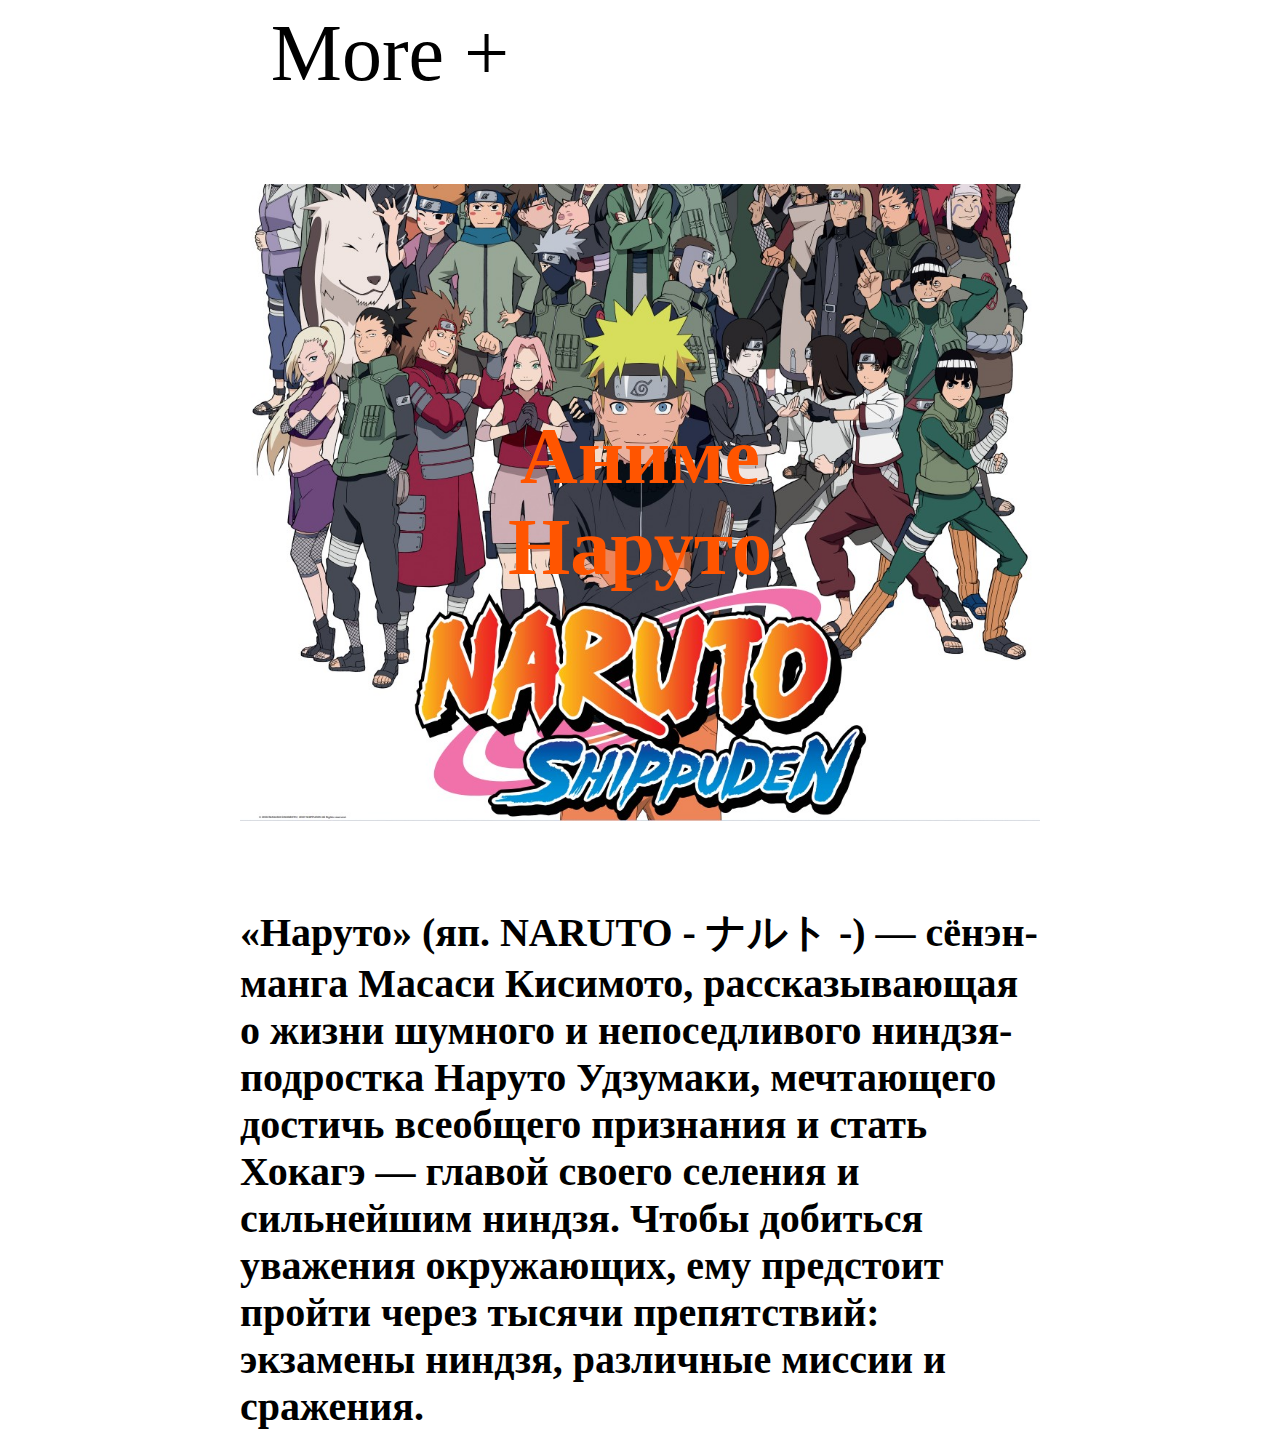
<file: index.html>
<!DOCTYPE html>
<html lang="en">
<head>
    <meta charset="UTF-8">
    <title>Аниме Наруто</title>
    <link rel="stylesheet" href="index.css">
</head>
<body>
    <div class="sax">

        <div class="morepl">
            <a href="more +.html">More +</a>
        </div>

        <!-- <div class="more">
            <a class="a" href="">Наруто</a>
            <a class="a" href="">Команда 7</a>
            <a class="a" href="">Все учителя Наруто</a>
            <a class="a" href="">5 великих стран шиноби</a>
            <a class="a" href="">Хвостатые звери</a>
            <a class="a" href="">Акацуки</a>
            <a class="a" href="">xxx</a>
            <a class="a" href="">xxx</a>
        </div> -->

        <div class="naruto-skizb-div">
            <h1 class="naruto-skizb">Аниме Наруто</h1>
        </div>

        <div class="wikipedia-anime-naruto">
            <h4>«Наруто» (яп. NARUTO - ナルト -) — сёнэн-манга Масаси Кисимото, рассказывающая о жизни шумного и непоседливого ниндзя-подростка Наруто Удзумаки, мечтающего достичь всеобщего признания и стать Хокагэ — главой своего селения и сильнейшим ниндзя. Чтобы добиться уважения окружающих, ему предстоит пройти через тысячи препятствий: экзамены ниндзя, различные миссии и сражения.</h4>
        </div>

    </div>
</body>
</html>
</file>
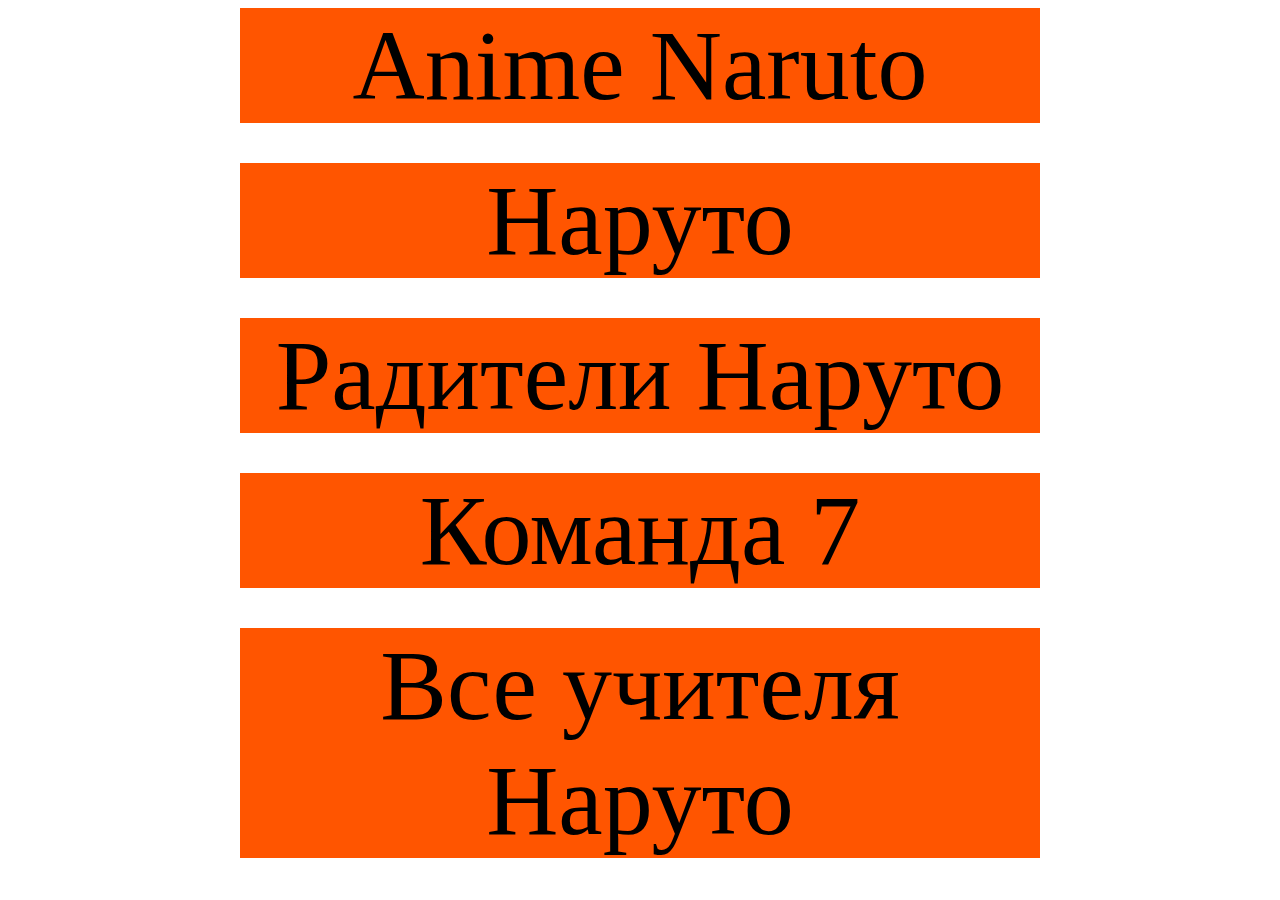
<file: more +.html>
<!DOCTYPE html>
<html lang="en">
<head>
    <meta charset="UTF-8">
    <title>more +</title>
    <link rel="stylesheet" href="more +.css">
</head>
<body>
    <div class="sax">

        <div class="more">
            <a class="a" href="index.html">Anime Naruto</a>
            <a class="a" href="Наруто.html">Наруто</a>
            <a class="a" href="Радители Наруто.html">Радители Наруто</a>
            <a class="a" href="Команда 7.html">Команда 7</a>
            <a class="a" href="Все учителя Наруто.html">Все учителя Наруто</a>
            <!-- <a class="a" href="">5 великих стран</a> -->
            <!-- <a class="a" href="">Хвостатые звери</a> -->
            <!-- <a class="a" href="">Акацуки</a> -->
            <!-- <a class="a" href="">xxx</a> -->
        </div>

    </div>
</body>
</html>
</file>
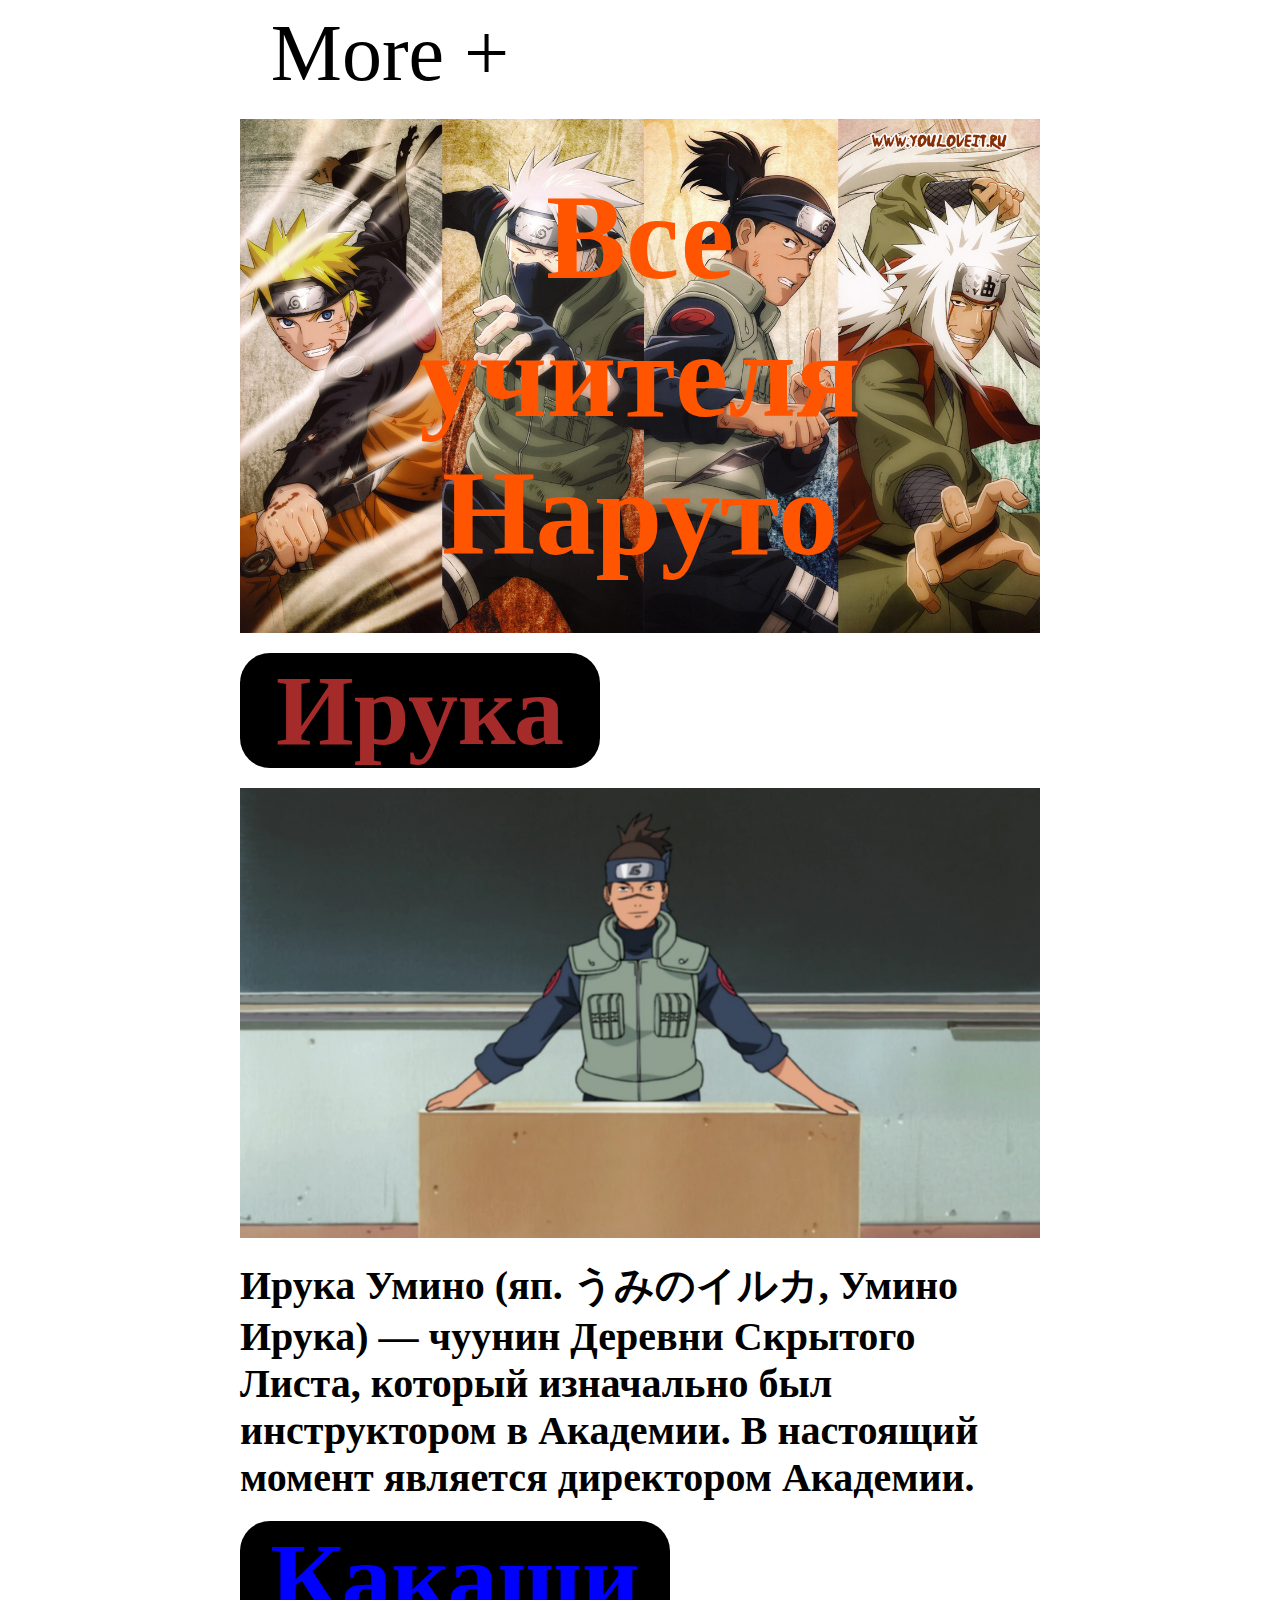
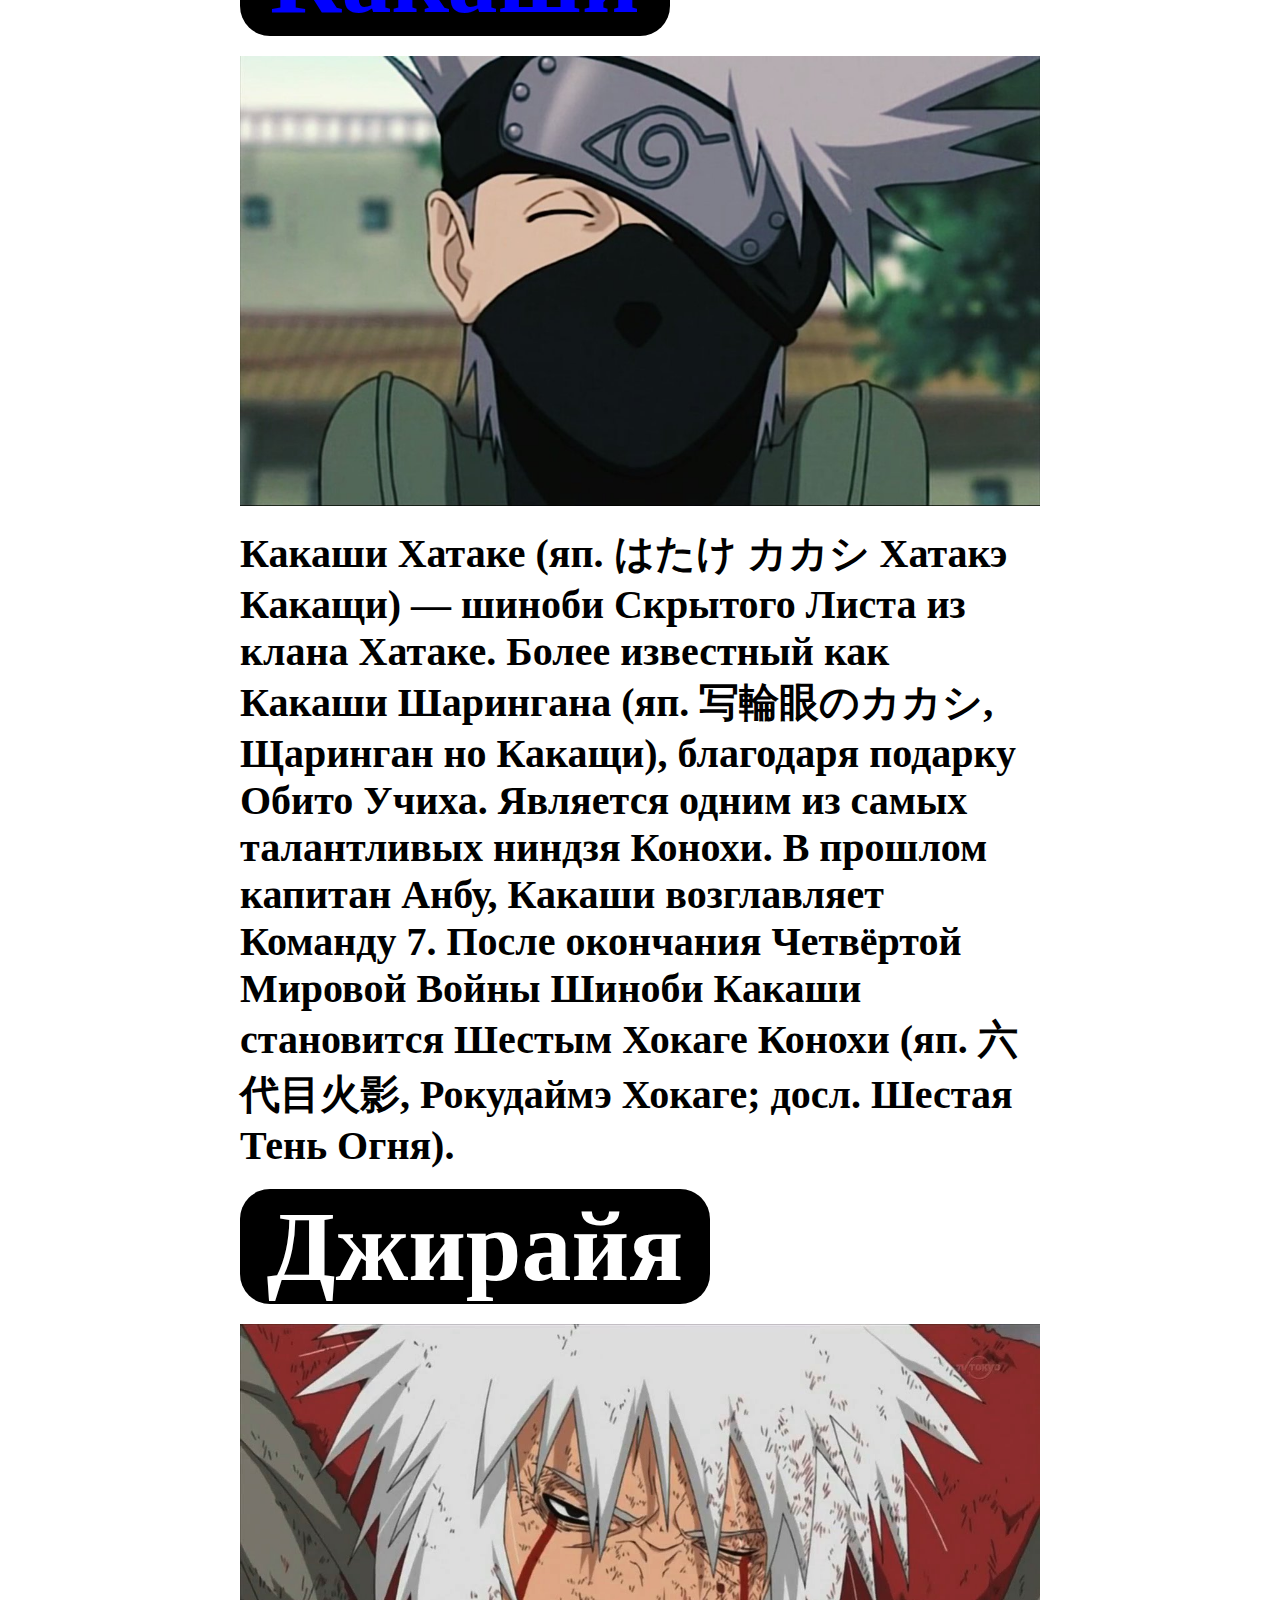
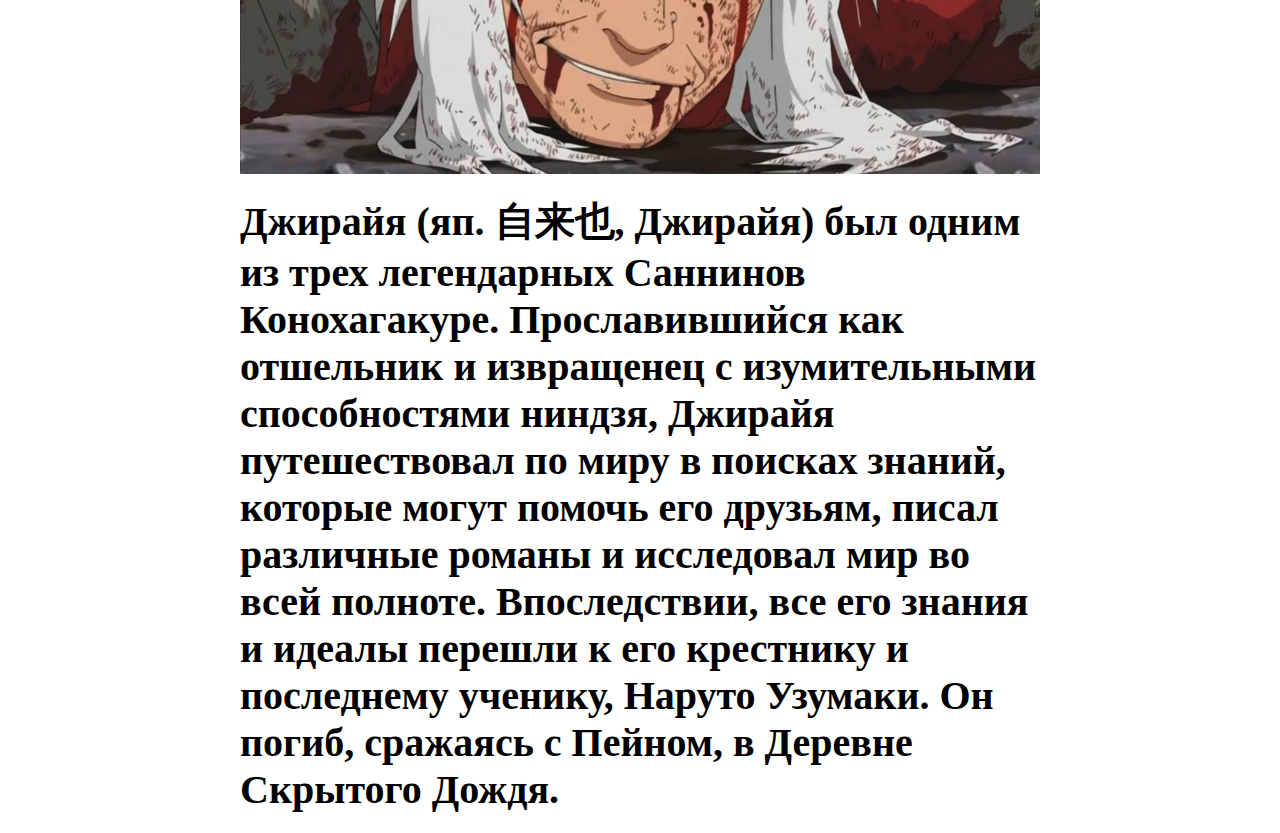
<file: Все учителя Наруто.html>
<!DOCTYPE html>
<html lang="en">
<head>
    <meta charset="UTF-8">
    <title>Все учителя Наруто</title>
    <link rel="stylesheet" href="Все учителя Наруто.css">
</head>
<body>
    <div class="sax">

        <div class="morepl">
            <a href="more +.html">More +</a>
        </div>

        <div class="naxavernagir-div">
            <h1 class="naxavernagir">Все учителя Наруто</h1>
        </div>

        <div class="iruka-div">
            <h1 class="iruka">Ирука</h1>
        </div>

        <div class="iruka-nkar-div">
            <img class="iruka-nkar" src="iruka.jpg" alt="Ирука">
        </div>

        <div class="iruka-nkaragrutyun-div">
            <h4 class="iruka-nkaragrutyun">Ирука Умино (яп. うみのイルカ, Умино Ирука) — чуунин Деревни Скрытого Листа, который изначально был инструктором в Академии. В настоящий момент является директором Академии.</h4>
        </div>

        <div class="kakashi-div">
            <h1 class="kakashi">Какаши</h1>
        </div>

        <div class="kakashi-nkar-div">
            <img class="kakashi-nkar" src="kakashi-2.jpg" alt="Какаши">
        </div>

        <div class="kakashi-nkaragrutyun-div">
            <h4 class="kakashi-nkaragrutyun">Какаши Хатаке (яп. はたけ カカシ Хатакэ Какащи) — шиноби Скрытого Листа из клана Хатаке. Более известный как Какаши Шарингана (яп. 写輪眼のカカシ, Щаринган но Какащи), благодаря подарку Обито Учиха. Является одним из самых талантливых ниндзя Конохи. В прошлом капитан Анбу, Какаши возглавляет Команду 7. После окончания Четвёртой Мировой Войны Шиноби Какаши становится Шестым Хокаге Конохи (яп. 六代目火影, Рокудаймэ Хокаге; досл. Шестая Тень Огня).</h4>
        </div>

        <div class="jiraya-div">
            <h1 class="jiraya">Джирайя</h1>
        </div>

        <div class="jiraya-nkar-div">
            <img class="jiraya-nkar" src="jiraya.jpg" alt="Джирайя">
        </div>

        <div class="jiraya-nkaragrutyun-div">
            <h4 class="jiraya-nkaragrutyun">Джирайя (яп. 自来也, Джирайя) был одним из трех легендарных Саннинов Конохагакуре. Прославившийся как отшельник и извращенец с изумительными способностями ниндзя, Джирайя путешествовал по миру в поисках знаний, которые могут помочь его друзьям, писал различные романы и исследовал мир во всей полноте. Впоследствии, все его знания и идеалы перешли к его крестнику и последнему ученику, Наруто Узумаки. Он погиб, сражаясь с Пейном, в Деревне Скрытого Дождя.</h4>
        </div>

    </div>
</body>
</html>
</file>
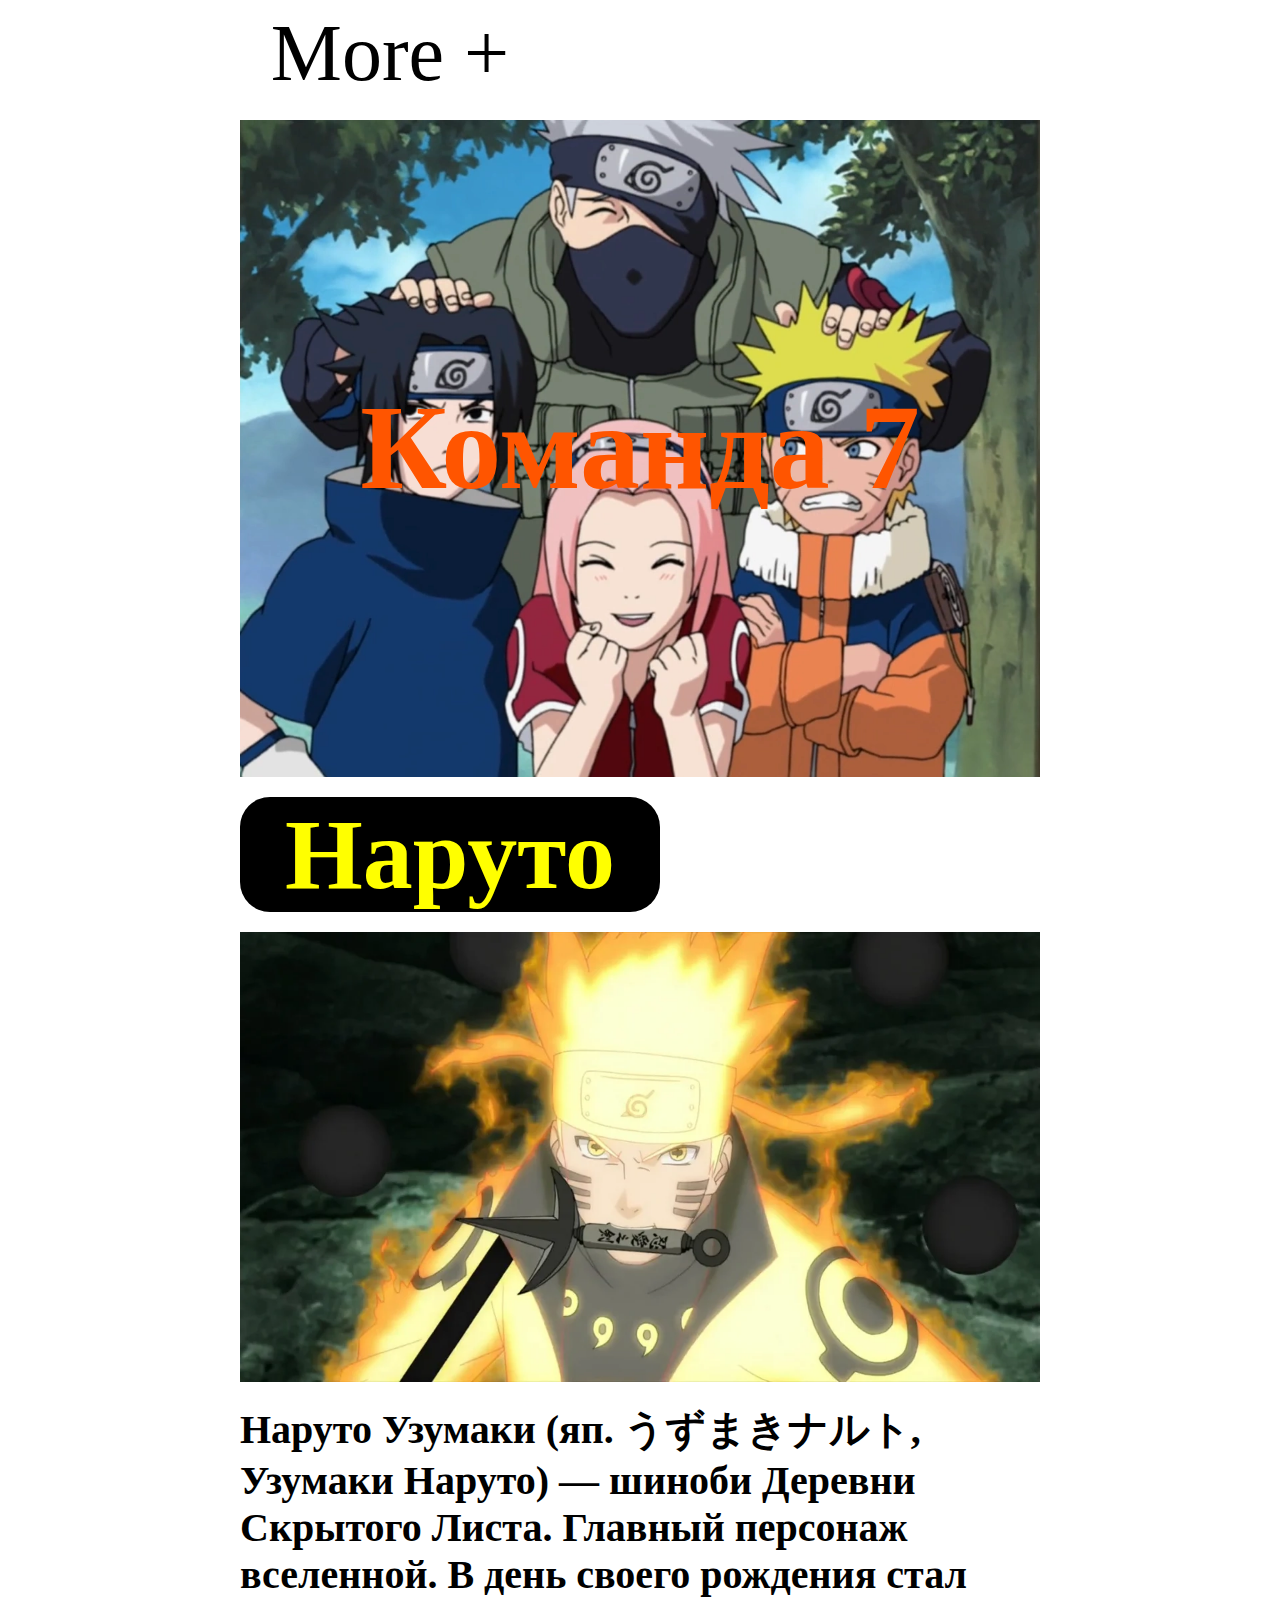
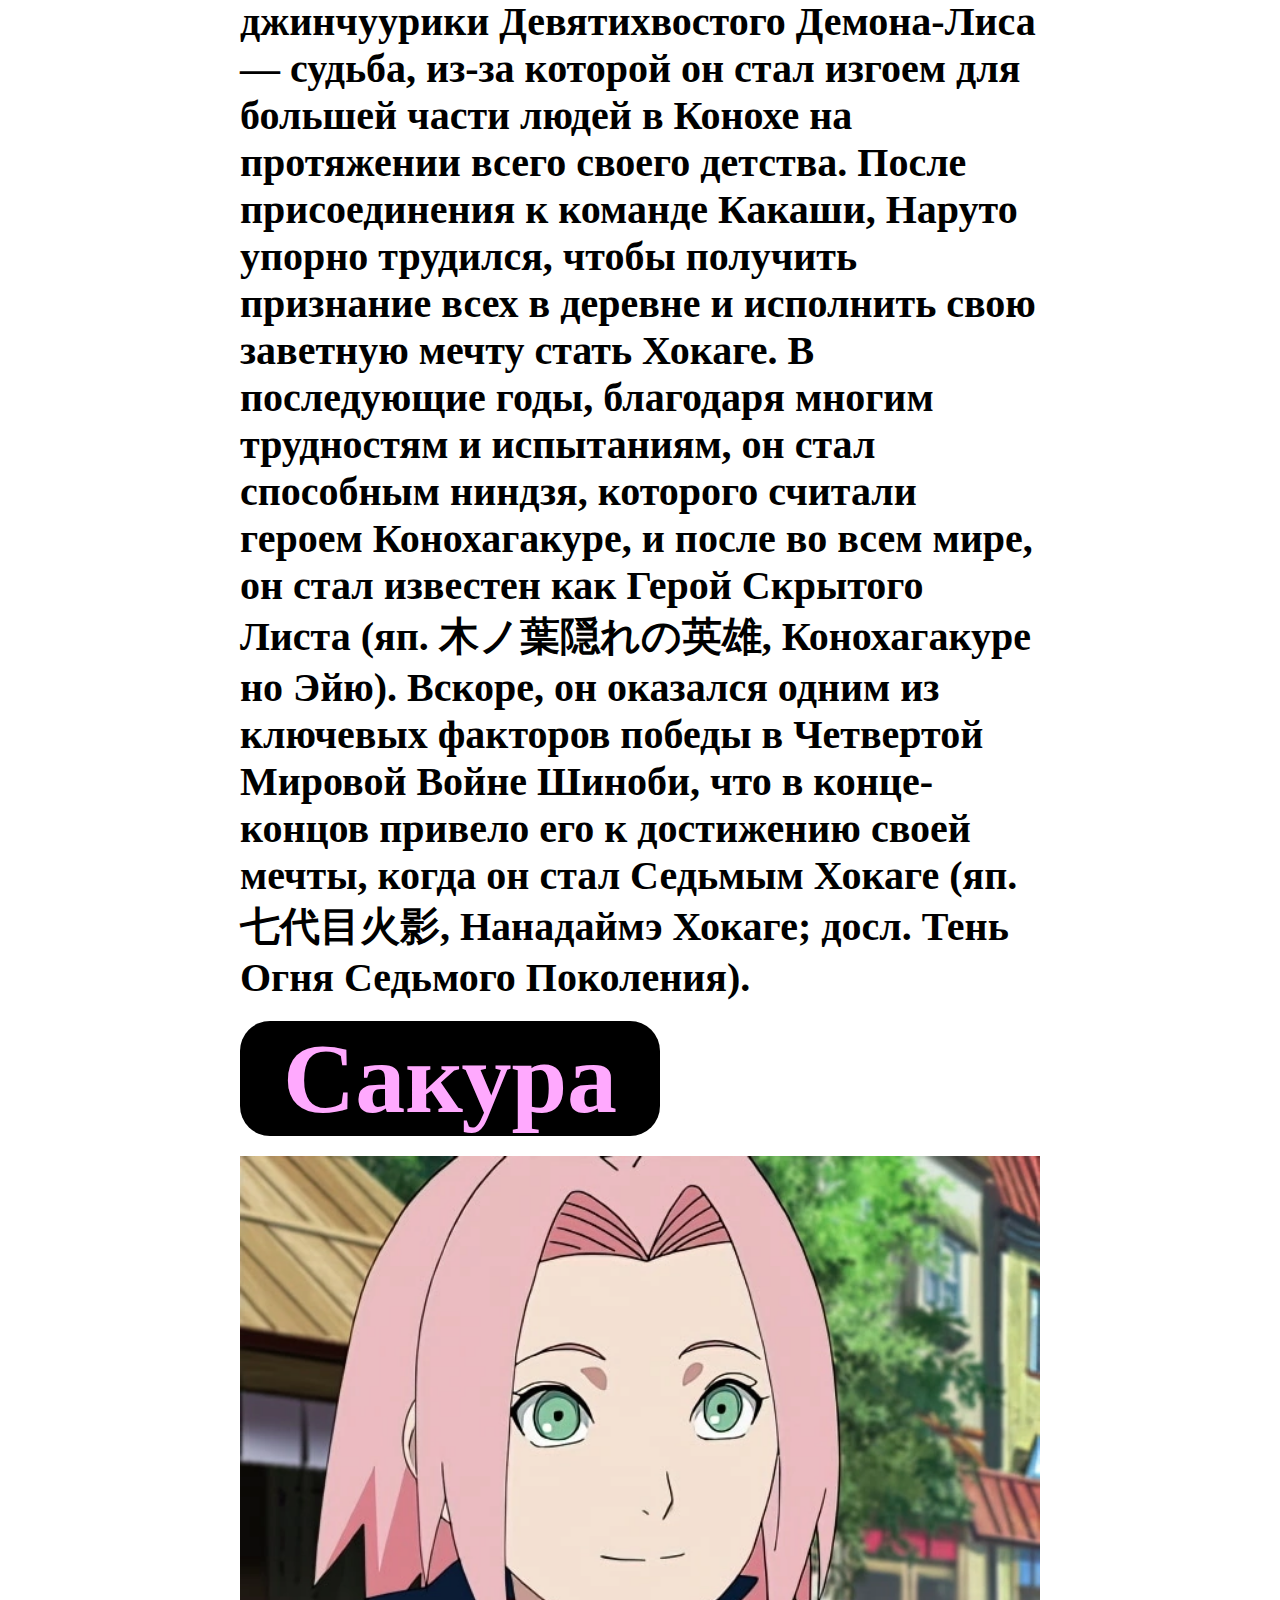
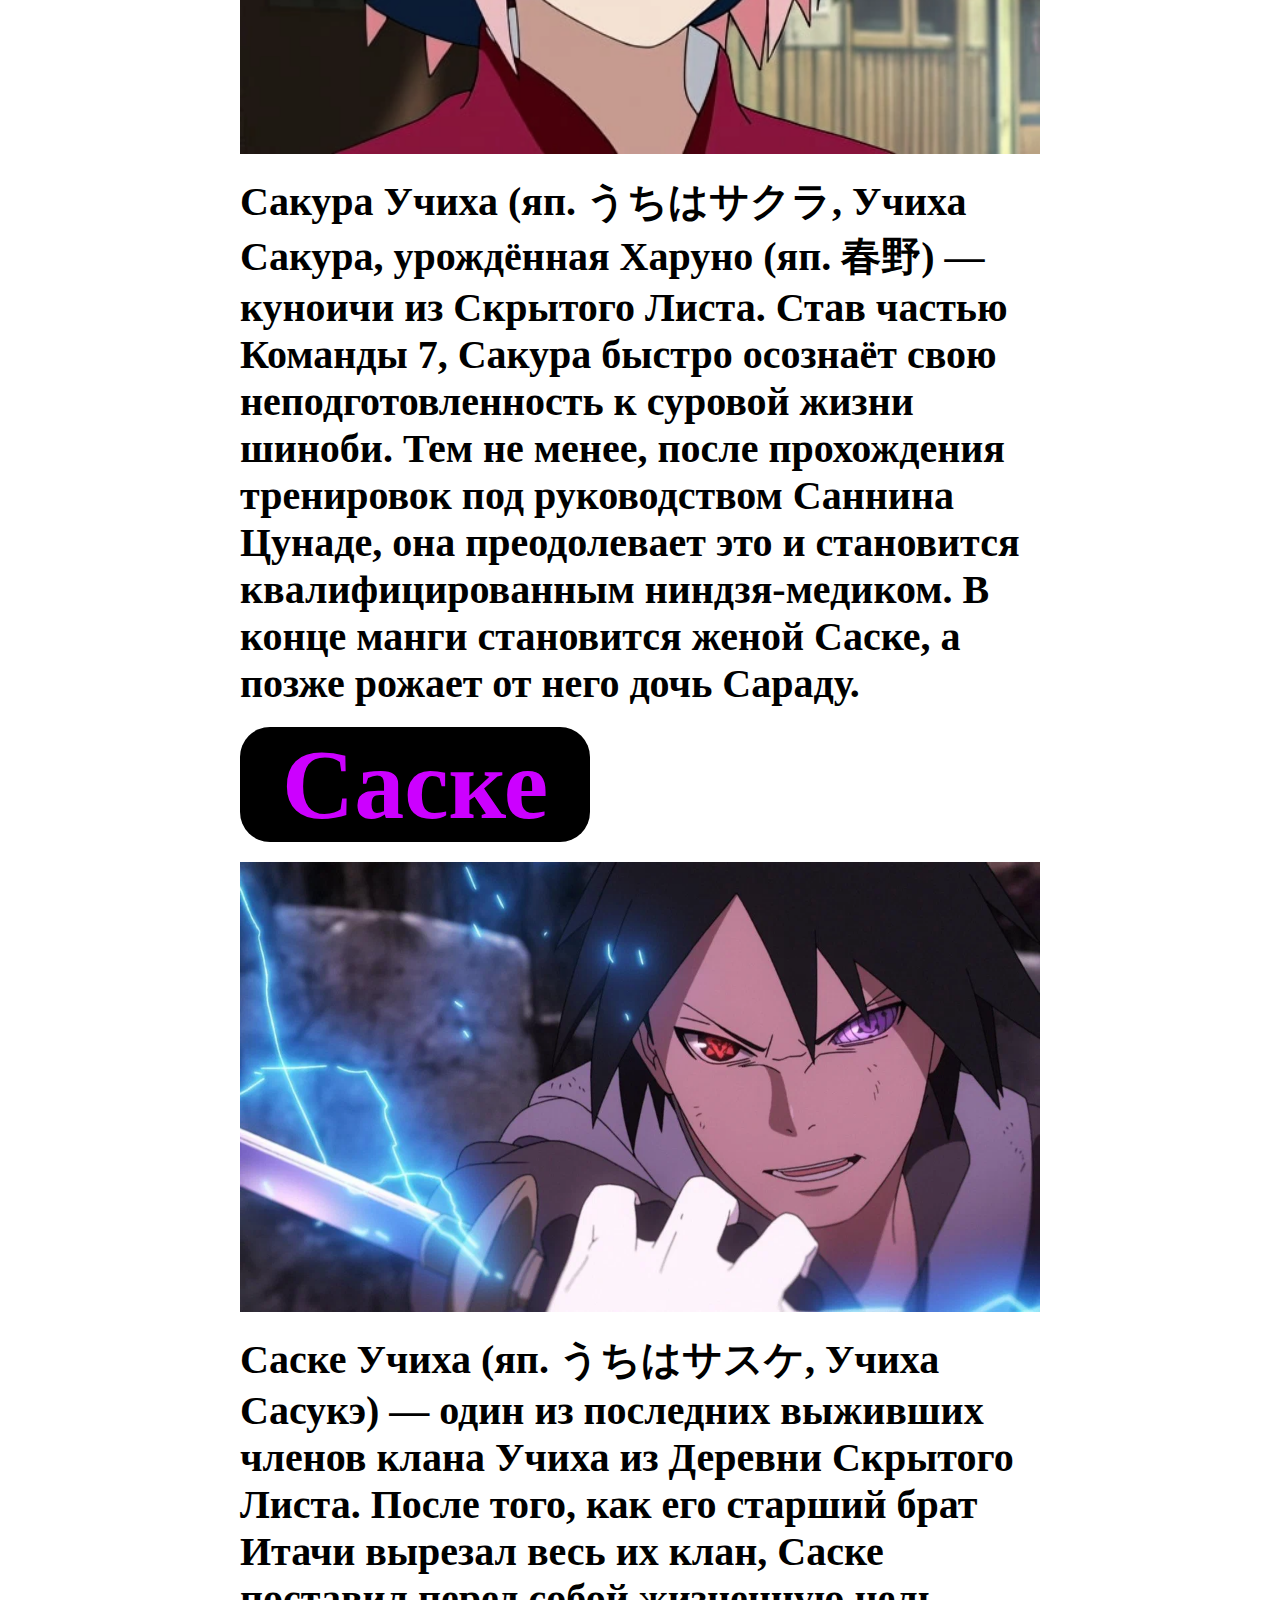
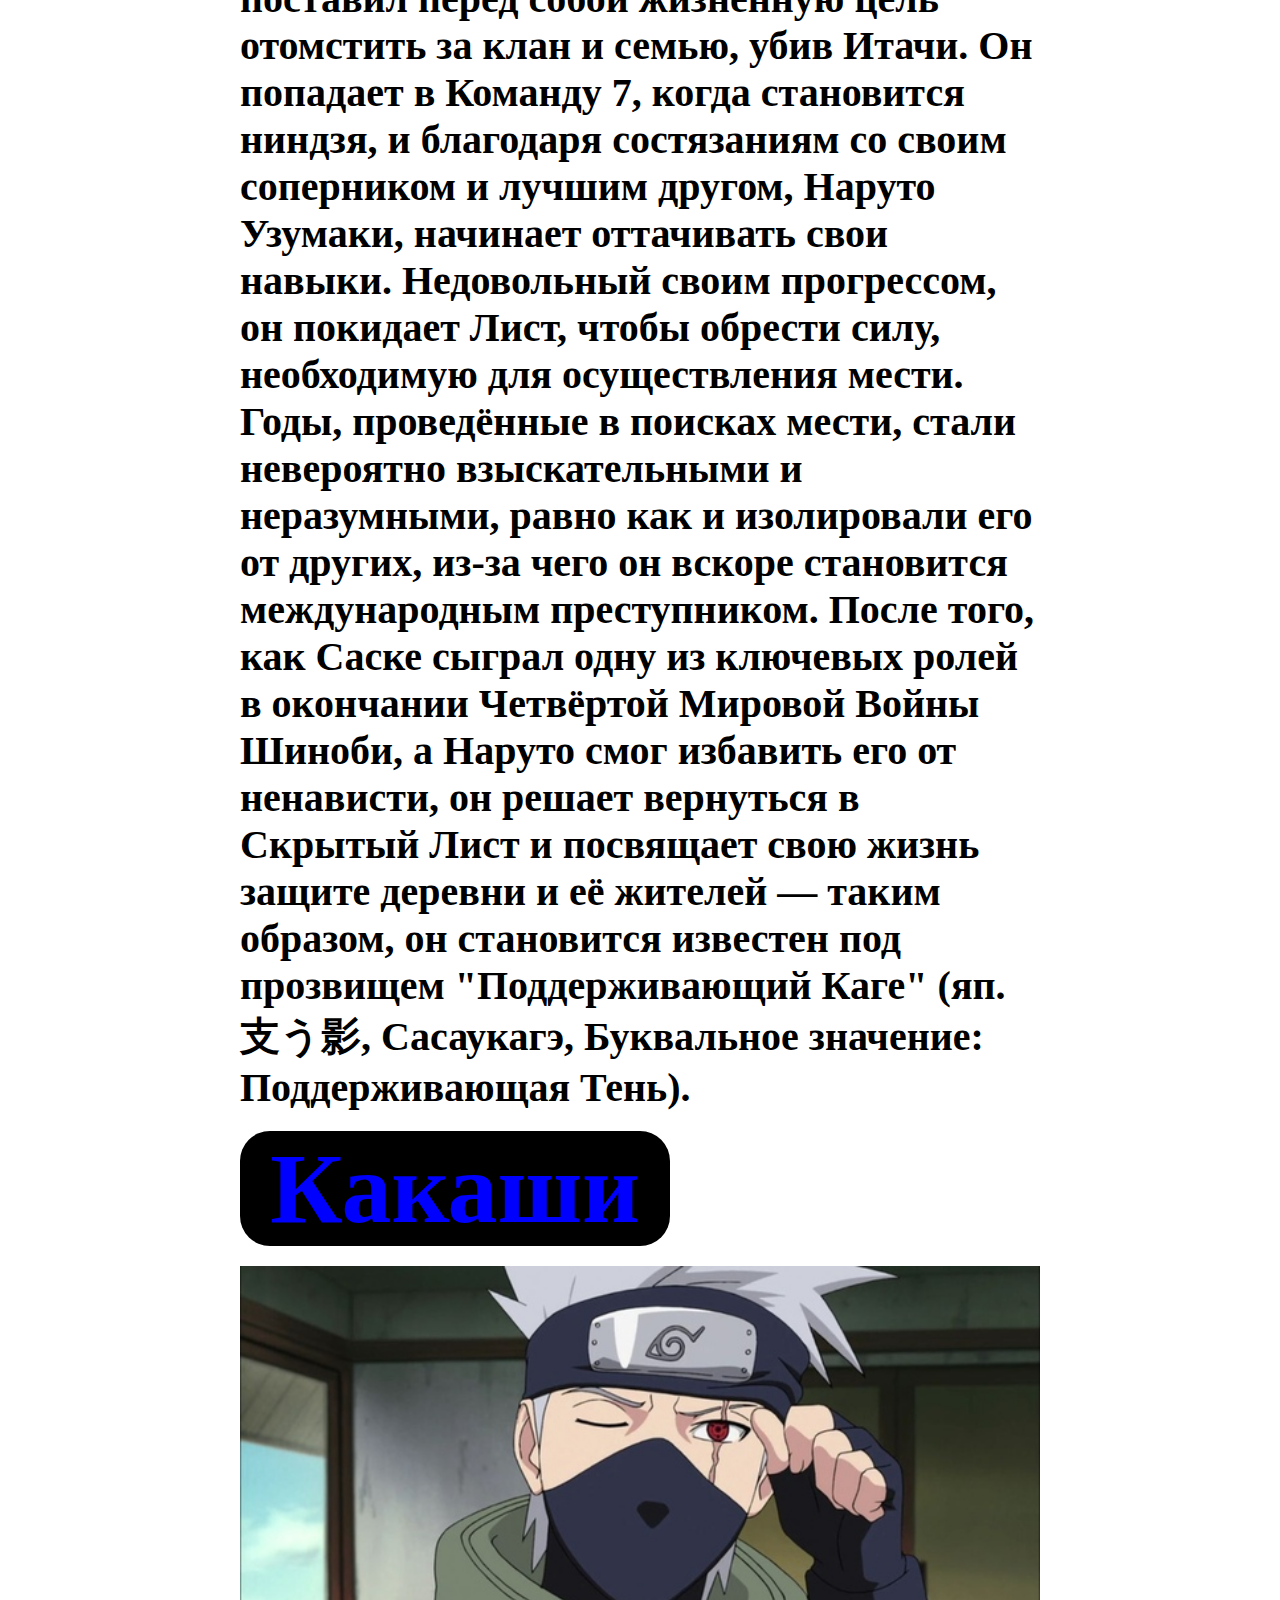
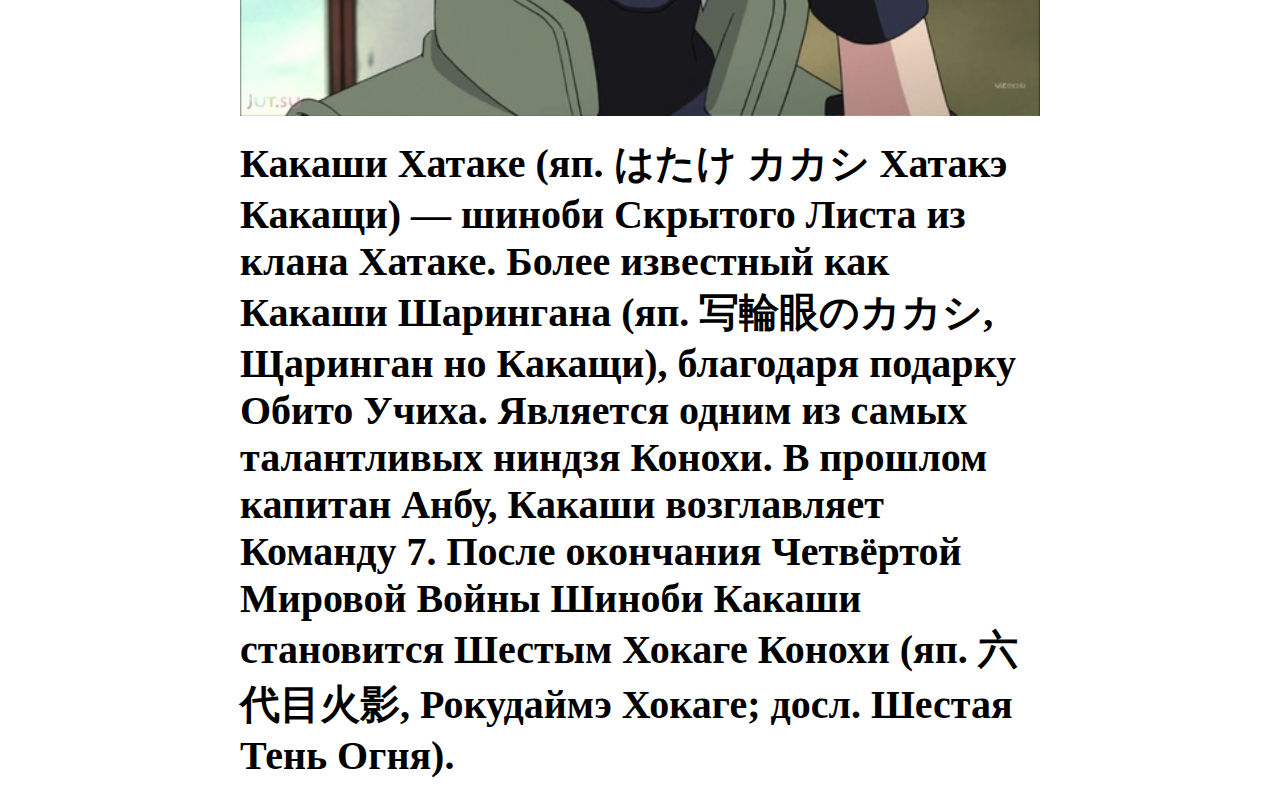
<file: Команда 7.html>
<!DOCTYPE html>
<html lang="en">
<head>
    <meta charset="UTF-8">
    <title>Команда 7</title>
    <link rel="stylesheet" href="Команда 7.css">
</head>
<body>
    <div class="sax">

        <div class="morepl">
            <a href="more +.html">More +</a>
        </div>

        <div class="naxavernagir-div">
            <h1 class="naxavernagir">Команда 7</h1>
        </div>

        <div class="naruto-div">
            <h1 class="naruto">Наруто</h1>
        </div>

        <div class="naruto-nkar-div">
            <img class="naruto-nkar" src="naruto-komanda-7.jpg" alt="Наруто">
        </div>

        <div class="naruto-nkaragrutyun-div">
            <h4 class="naruto-nkaragrutyun">Наруто Узумаки (яп. うずまきナルト, Узумаки Наруто) — шиноби Деревни Скрытого Листа. Главный персонаж вселенной. В день своего рождения стал джинчуурики Девятихвостого Демона-Лиса — судьба, из-за которой он стал изгоем для большей части людей в Конохе на протяжении всего своего детства. После присоединения к команде Какаши, Наруто упорно трудился, чтобы получить признание всех в деревне и исполнить свою заветную мечту стать Хокаге. В последующие годы, благодаря многим трудностям и испытаниям, он стал способным ниндзя, которого считали героем Конохагакуре, и после во всем мире, он стал известен как Герой Скрытого Листа (яп. 木ノ葉隠れの英雄, Конохагакуре но Эйю). Вскоре, он оказался одним из ключевых факторов победы в Четвертой Мировой Войне Шиноби, что в конце-концов привело его к достижению своей мечты, когда он стал Седьмым Хокаге (яп. 七代目火影, Нанадаймэ Хокаге; досл. Тень Огня Седьмого Поколения).</h4>
        </div>

        <div class="sakura-div">
            <h1 class="sakura">Сакура</h1>
        </div>

        <div class="sakura-nkar-div">
            <img class="sakura-nkar" src="Sakura.jpg" alt="Кушина">
        </div>

        <div class="sakura-nkaragrutyun-div">
            <h4 class="sakura-nkaragrutyun">Сакура Учиха (яп. うちはサクラ, Учиха Сакура, урождённая Харуно (яп. 春野) — куноичи из Скрытого Листа. Став частью Команды 7, Сакура быстро осознаёт свою неподготовленность к суровой жизни шиноби. Тем не менее, после прохождения тренировок под руководством Саннина Цунаде, она преодолевает это и становится квалифицированным ниндзя-медиком. В конце манги становится женой Саске, а позже рожает от него дочь Сараду.</h4>
        </div>

        <div class="saske-div">
            <h1 class="saske">Саске</h1>
        </div>

        <div class="saske-nkar-div">
            <img class="saske-nkar" src="saske.jpg" alt="Саске">
        </div>

        <div class="saske-nkaragrutyun-div">
            <h4 class="saske-nkaragrutyun">Саске Учиха (яп. うちはサスケ, Учиха Сасукэ) — один из последних выживших членов клана Учиха из Деревни Скрытого Листа. После того, как его старший брат Итачи вырезал весь их клан, Саске поставил перед собой жизненную цель отомстить за клан и семью, убив Итачи. Он попадает в Команду 7, когда становится ниндзя, и благодаря состязаниям со своим соперником и лучшим другом, Наруто Узумаки, начинает оттачивать свои навыки. Недовольный своим прогрессом, он покидает Лист, чтобы обрести силу, необходимую для осуществления мести. Годы, проведённые в поисках мести, стали невероятно взыскательными и неразумными, равно как и изолировали его от других, из-за чего он вскоре становится международным преступником. После того, как Саске сыграл одну из ключевых ролей в окончании Четвёртой Мировой Войны Шиноби, а Наруто смог избавить его от ненависти, он решает вернуться в Скрытый Лист и посвящает свою жизнь защите деревни и её жителей — таким образом, он становится известен под прозвищем "Поддерживающий Каге" (яп. 支う影, Сасаукагэ, Буквальное значение: Поддерживающая Тень).</h4>
        </div>

        <div class="kakashi-div">
            <h1 class="kakashi">Какаши</h1>
        </div>

        <div class="kakashi-nkar-div">
            <img class="kakashi-nkar" src="kakashi.jpg" alt="Какаши">
        </div>

        <div class="kakashi-nkaragrutyun-div">
            <h4 class="kakashi-nkaragrutyun">Какаши Хатаке (яп. はたけ カカシ Хатакэ Какащи) — шиноби Скрытого Листа из клана Хатаке. Более известный как Какаши Шарингана (яп. 写輪眼のカカシ, Щаринган но Какащи), благодаря подарку Обито Учиха. Является одним из самых талантливых ниндзя Конохи. В прошлом капитан Анбу, Какаши возглавляет Команду 7. После окончания Четвёртой Мировой Войны Шиноби Какаши становится Шестым Хокаге Конохи (яп. 六代目火影, Рокудаймэ Хокаге; досл. Шестая Тень Огня).</h4>
        </div>

    </div>
</body>
</html>
</file>
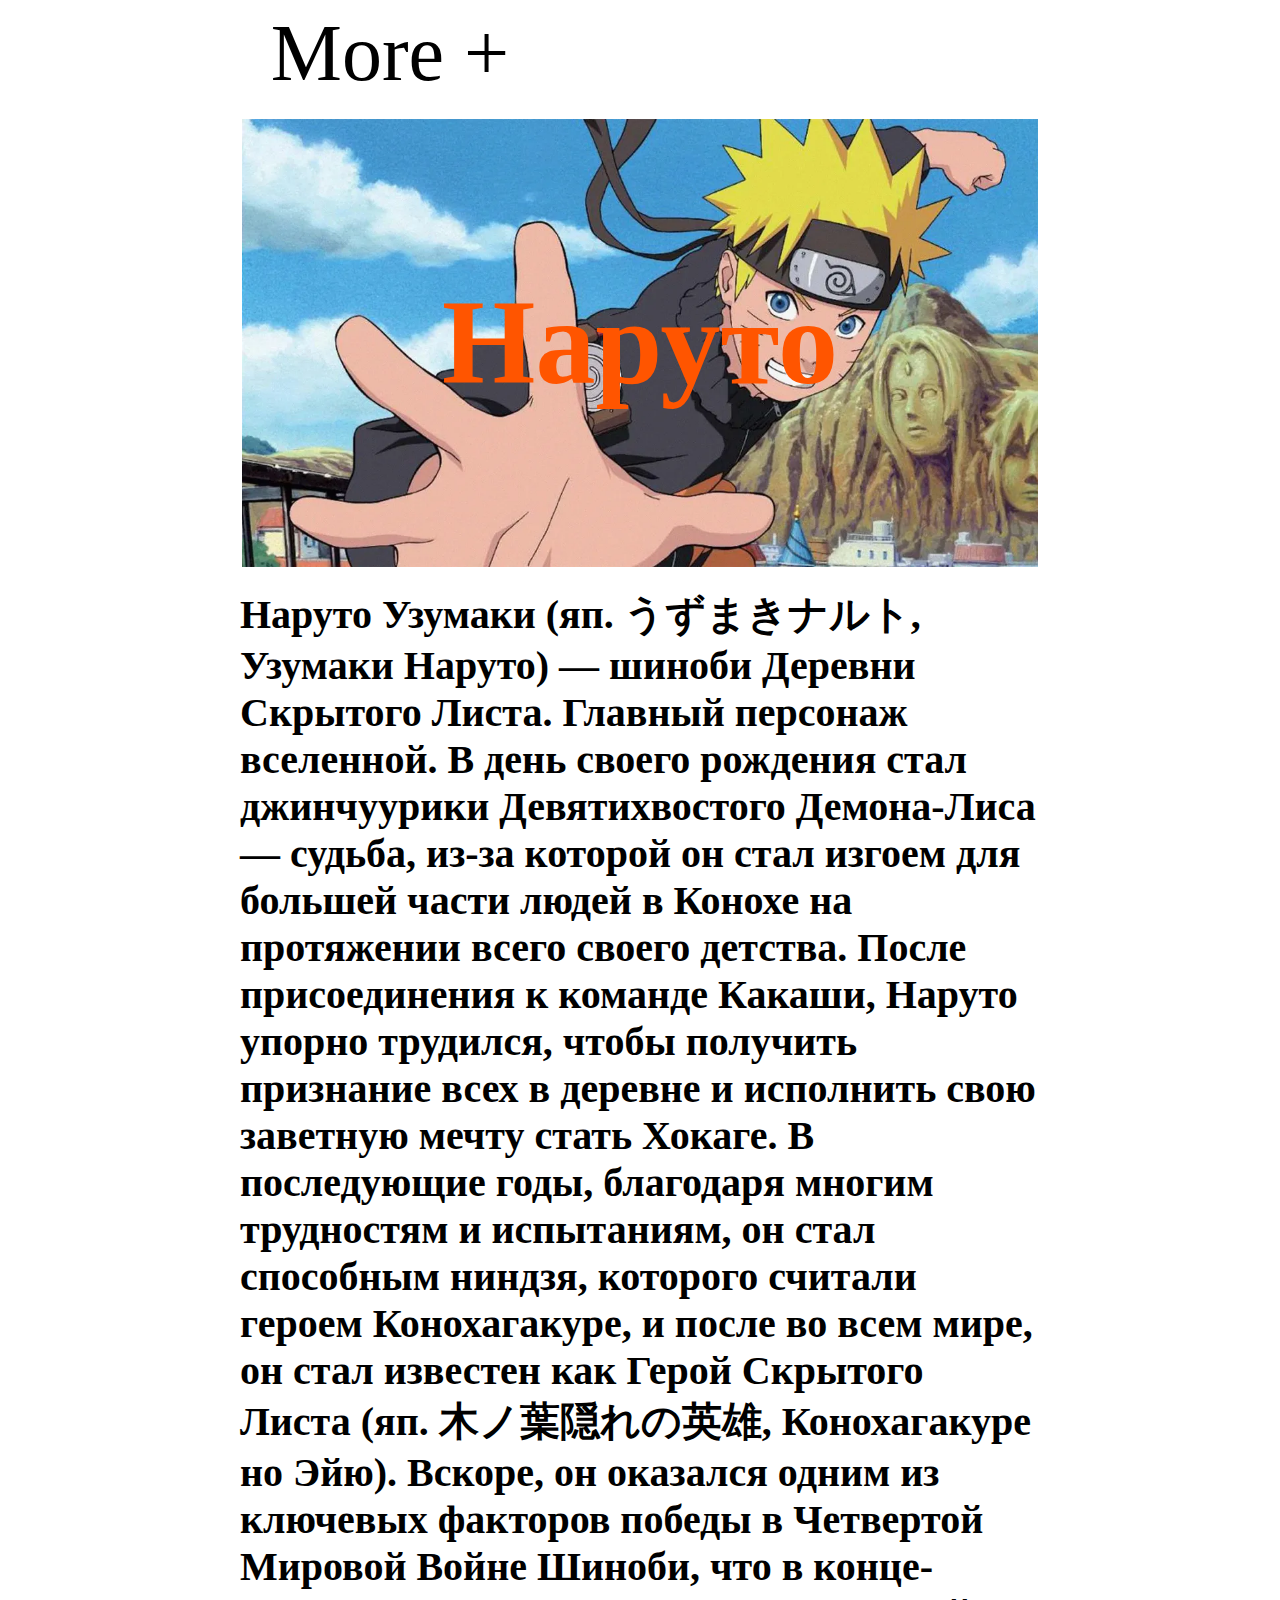
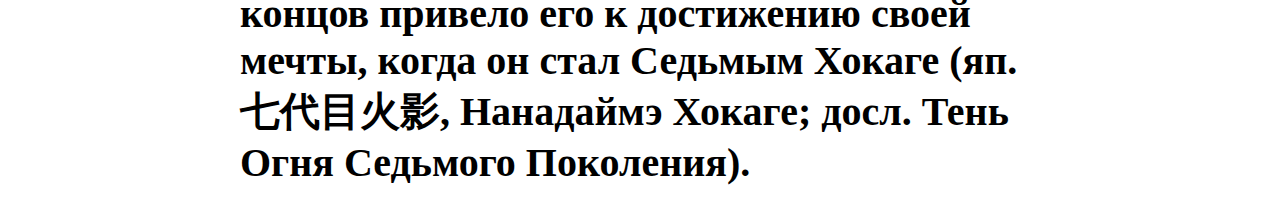
<file: Наруто.html>
<!DOCTYPE html>
<html lang="en">
<head>
    <meta charset="UTF-8">
    <title>Наруто</title>
    <link rel="stylesheet" href="Наруто.css">
</head>
<body>
    <div class="sax">

        <div class="morepl">
            <a href="more +.html">More +</a>
        </div>

        <div class="naruto-skizb-div">
            <h1 class=" naruto-skizb">Наруто</h1>
        </div>

        <div class="wikipedia-naruto">
            <h4>Наруто Узумаки (яп. うずまきナルト, Узумаки Наруто) — шиноби Деревни Скрытого Листа. Главный персонаж вселенной. В день своего рождения стал джинчуурики Девятихвостого Демона-Лиса — судьба, из-за которой он стал изгоем для большей части людей в Конохе на протяжении всего своего детства. После присоединения к команде Какаши, Наруто упорно трудился, чтобы получить признание всех в деревне и исполнить свою заветную мечту стать Хокаге. В последующие годы, благодаря многим трудностям и испытаниям, он стал способным ниндзя, которого считали героем Конохагакуре, и после во всем мире, он стал известен как Герой Скрытого Листа (яп. 木ノ葉隠れの英雄, Конохагакуре но Эйю). Вскоре, он оказался одним из ключевых факторов победы в Четвертой Мировой Войне Шиноби, что в конце-концов привело его к достижению своей мечты, когда он стал Седьмым Хокаге (яп. 七代目火影, Нанадаймэ Хокаге; досл. Тень Огня Седьмого Поколения).</h4>
            <h4></h4>

        </div>

    </div>
</body>
</html>
</file>
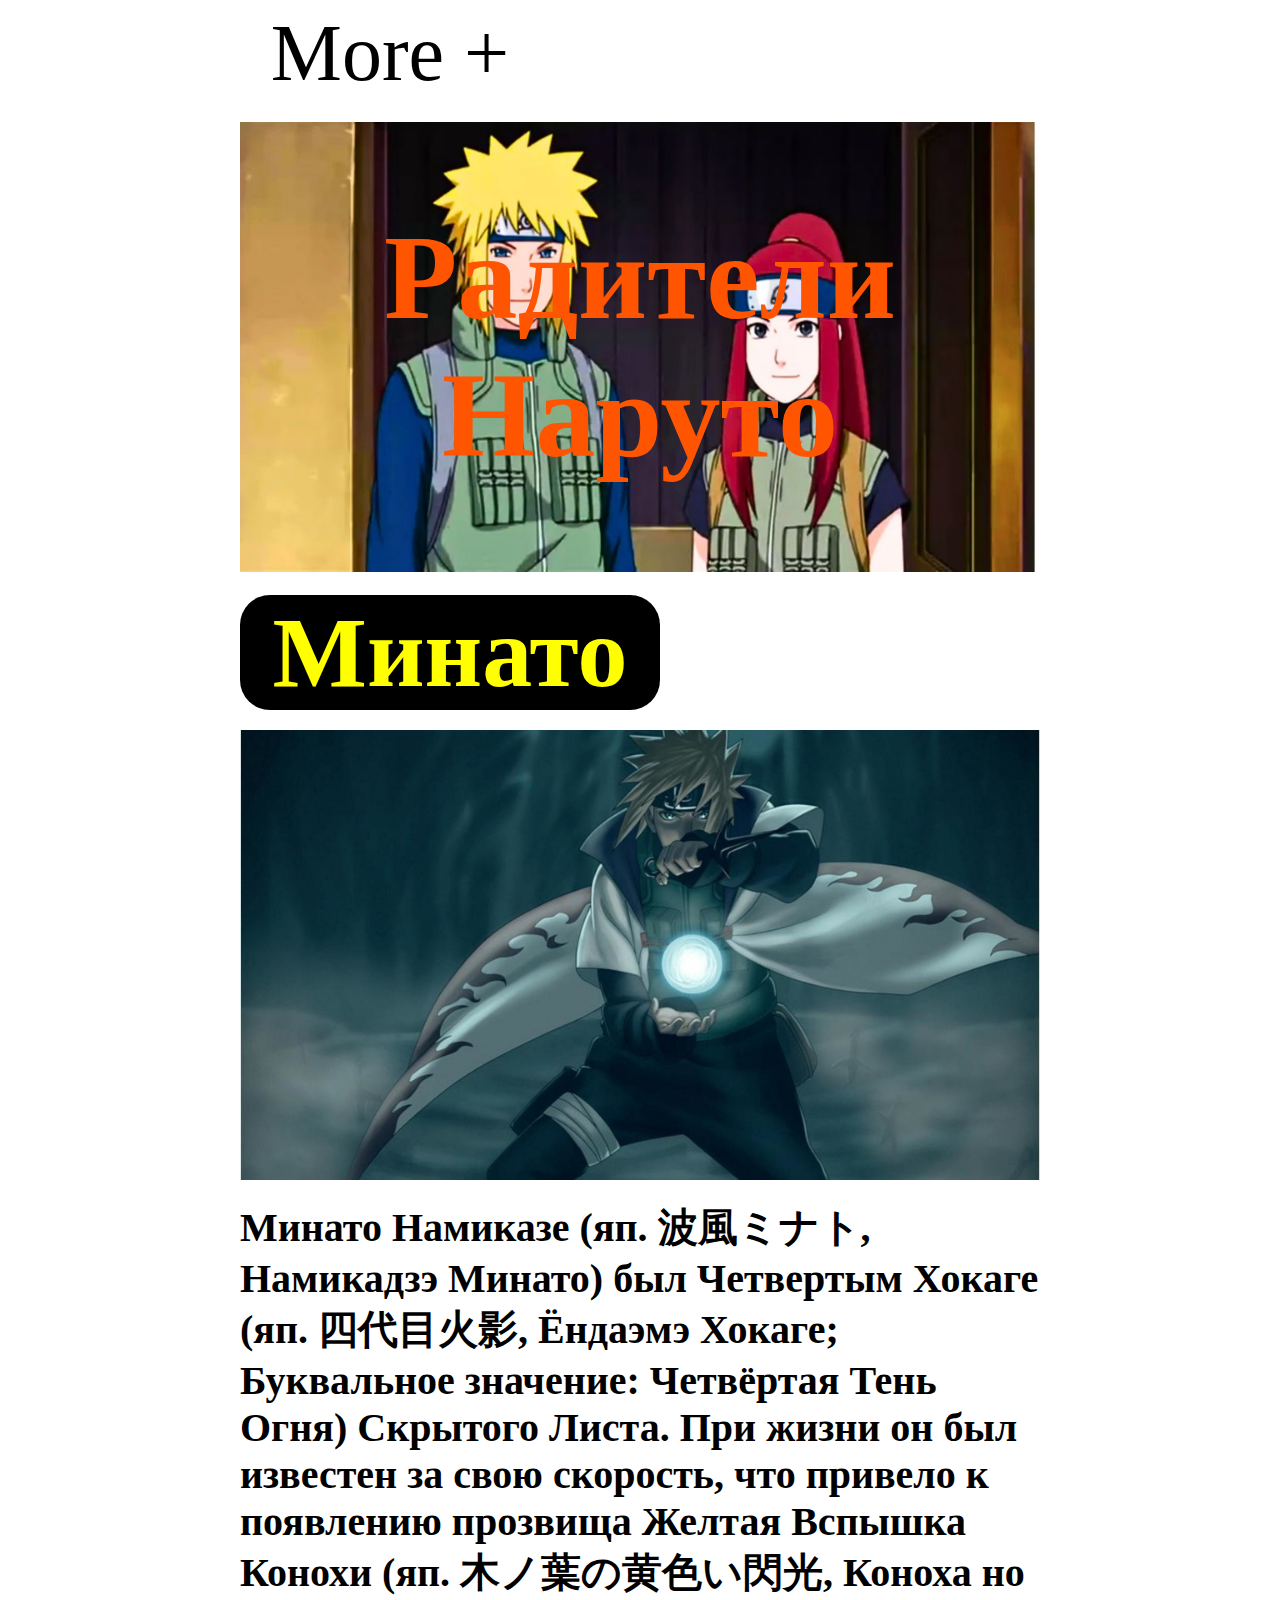
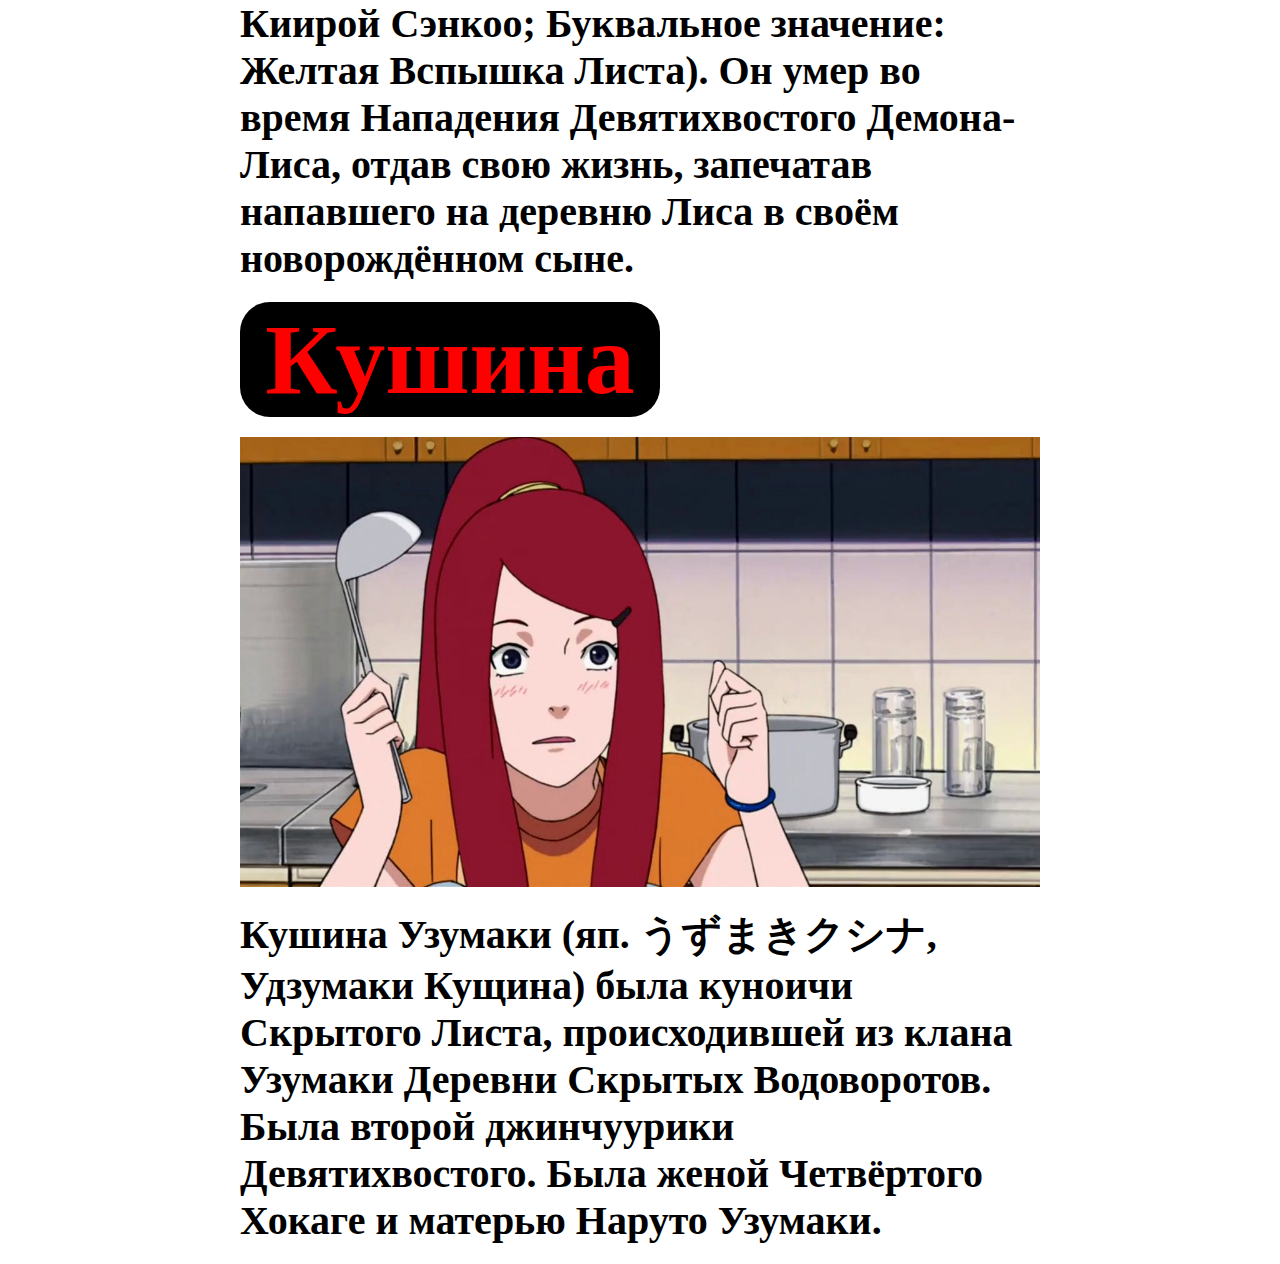
<file: Радители Наруто.html>
<!DOCTYPE html>
<html lang="en">
<head>
    <meta charset="UTF-8">
    <title>Радители Наруто</title>
    <link rel="stylesheet" href="Радители Наруто.css">
</head>
<body>
    <div class="sax">

        <div class="morepl">
            <a href="more +.html">More +</a>
        </div>

        <div class="naxavernagir-div">
            <h1 class="naxavernagir">Радители Наруто</h1>
        </div>

        <div class="minato-div">
            <h1 class="minato">Минато</h1>
        </div>

        <div class="minato-nkar-div">
            <img class="minato-nkar" src="minato.jpg" alt="Минато">
        </div>

        <div class="minato-nkaragrutyun-div">
            <h4 class="minato-nkaragrutyun">Минато Намиказе (яп. 波風ミナト, Намикадзэ Минато) был Четвертым Хокаге (яп. 四代目火影, Ёндаэмэ Хокаге; Буквальное значение: Четвёртая Тень Огня) Скрытого Листа. При жизни он был известен за свою скорость, что привело к появлению прозвища Желтая Вспышка Конохи (яп. 木ノ葉の黄色い閃光, Коноха но Киирой Сэнкоо; Буквальное значение: Желтая Вспышка Листа). Он умер во время Нападения Девятихвостого Демона-Лиса, отдав свою жизнь, запечатав напавшего на деревню Лиса в своём новорождённом сыне.</h4>
        </div>

        <div class="kushina-div">
            <h1 class="kushina">Кушина</h1>
        </div>

        <div class="kushina-nkar-div">
            <img class="kushina-nkar" src="Kushina.jpg" alt="Кушина">
        </div>

        <div class="kushina-nkaragrutyun-div">
            <h4 class="kushina-nkaragrutyun">Кушина Узумаки (яп. うずまきクシナ, Удзумаки Кущина) была куноичи Скрытого Листа, происходившей из клана Узумаки Деревни Скрытых Водоворотов. Была второй джинчуурики Девятихвостого. Была женой Четвёртого Хокаге и матерью Наруто Узумаки.</h4>
        </div>

    </div>
</body>
</html>
</file>
<file: index.css>
.sax {
    font-family: inherit;
    max-width: 800px;
    margin: auto;
}

.more {
    margin-bottom: 20px;
}

.naruto-skizb-div {
    margin-bottom: 20px;
}

.naruto-skizb {
    background-image: url(naruto-cover.jpg);
    background-size: contain;
    background-repeat: no-repeat;
    background-position: center center;
    text-align: center;
    font-size: 80px;
    color: rgb(255, 85, 0);
    margin: 0%;
    padding-top: 292px;
    padding-bottom: 292px;
    padding-left: 220px;
    padding-right: 220px;
}

.a {
    width: 12.5%;
    height: 40px;
    text-decoration: none;
    font-size: 20px;
    display: inline-table;
}

.morepl {
    margin: 0;
    margin-bottom: 20px;
    
}

.morepl > a {
    width: 300px;
    height: auto;
    color: black;
    text-decoration: none;
    text-align: center;
    font-size: 80px;
    display: inline-block;
}

.wikipedia-anime-naruto > h4 {
    margin: 0;
    font-size: 40px;
}

.wikipedia-anime-naruto {
    margin-bottom: 20px;
}

@media screen and (min-width: 320px) and (max-width: 800px) {
    .more{
        display: none;
    }
}
</file>
<file: more +.css>
.sax {
    font-family: inherit;
    max-width: 800px;
    margin: auto;
}

.a {
    width: auto;
    height: auto;
    background-color: rgb(255, 85, 0);
    text-decoration: none;
    text-align: center;
    color: black;
    font-size: 100px;
    display: grid;
    margin-bottom: 40px;
}
</file>
<file: Все учителя Наруто.css>
.sax {
    max-width: 800px;
    margin: auto;
    font-family: inherit;
}

.morepl {
    margin: 0;
    margin-bottom: 20px;
}

.morepl > a {
    width: 300px;
    height: auto;
    color: black;
    text-decoration: none;
    text-align: center;
    font-size: 80px;
    display: inline-block;
}

.naxavernagir {
    background-image: url(uchetsilya_naruto.jpg);
    background-size: contain;
    background-repeat: no-repeat;
    background-position: center center;
    text-align: center;
    font-size: 120px;
    color: rgb(255, 85, 0);
    margin: 0%;
    padding-top: 50px;
    padding-bottom: 50px;
    padding-left: 110px;
    padding-right: 110px;
}

.naxavernagir-div {
    margin: 0;
    margin-bottom: 20px;
}

.iruka-div {
    margin: 0;
    margin-bottom: 20px;
}

.iruka {
    background-color: black;
    border-radius: 30px;
    margin: 0;
    width: 360px;
    height: auto;
    padding-left: auto;
    padding-right: auto;
    color: brown;
    text-align: center;
    font-size:  100px;
}

.iruka-nkar {
    width: 100%;
    height: 450px;
}

.iruka-nkar-div {
    margin: 0;
    height: 450px;
    margin-bottom: 20px;
}

.iruka-nkaragrutyun {
    margin: 0;
    font-size: 40px;
}

.iruka-nkaragrutyun-div {
    margin: 0;
    margin-bottom: 20px;
}

.kakashi-div {
    margin: 0;
    margin-bottom: 20px;
}

.kakashi {
    background-color: black;
    border-radius: 30px;
    margin: 0;
    width: 430px;
    height: auto;
    padding-left: auto;
    padding-right: auto;
    color: blue;
    text-align: center;
    font-size:  100px;
}

.kakashi-nkar-div {
    margin: 0;
    height: 450px;
    margin-bottom: 20px;
}

.kakashi-nkar {
    margin: 0;
    width: 100%;
    height: 450px;
}

.kakashi-nkaragrutyun-div {
    margin: 0;
    margin-bottom: 20px;
}

.kakashi-nkaragrutyun {
    margin: 0;
    font-size: 40px;
}

.jiraya-div {
    margin: 0;
    margin-bottom: 20px;
}

.jiraya {
    background-color: black;
    border-radius: 30px;
    margin: 0;
    width: 470px;
    height: auto;
    padding-left: auto;
    padding-right: auto;
    color: rgb(255, 255, 255);
    text-align: center;
    font-size:  100px;
}

.jiraya-nkar-div {
    margin: 0;
    height: 450px;
    margin-bottom: 20px;
}

.jiraya-nkar {
    margin: 0;
    width: 100%;
    height: 450px;
}

.jiraya-nkaragrutyun-div {
    margin: 0;
    margin-bottom: 20px;
}

.jiraya-nkaragrutyun {
    margin: 0;
    font-size: 40px;
}
</file>
<file: Команда 7.css>
.sax {
    font-family: inherit;
    max-width: 800px;
    margin: auto;
}

.morepl {
    margin: 0;
    margin-bottom: 20px;
    
}

.morepl > a {
    width: 300px;
    height: auto;
    color: black;
    text-decoration: none;
    text-align: center;
    font-size: 80px;
    display: inline-block;
}

.naxavernagir {
    background-image: url(kamanda\ 7.jpg);
    background-size: contain;
    background-repeat: no-repeat;
    background-position: center center;
    text-align: center;
    font-size: 120px;
    color: rgb(255, 85, 0);
    margin: 0%;
    padding-top: 260px;
    padding-bottom: 260px;
    padding-left: 110px;
    padding-right: 110px;
}

.naxavernagir-div {
    margin: 0;
    margin-bottom: 20px;
}

.naruto-div {
    margin: 0;
    margin-bottom: 20px;
}

.naruto {
    background-color: black;
    border-radius: 30px;
    margin: 0;
    width: 420px;
    height: auto;
    padding-left: auto;
    padding-right: auto;
    color: yellow;
    text-align: center;
    font-size:  100px;
}

.naruto-nkar {
    width: 100%;
    height: 450px;
}

.naruto-nkar-div {
    margin: 0;
    height: 450px;
    margin-bottom: 20px;
}

.naruto-nkaragrutyun {
    margin: 0;
    font-size: 40px;
}

.naruto-nkaragrutyun-div {
    margin: 0;
    margin-bottom: 20px;
}

.sakura-div {
    margin: 0;
    margin-bottom: 20px;
}

.sakura {
    background-color: black;
    border-radius: 30px;
    margin: 0;
    width: 420px;
    height: auto;
    padding-left: auto;
    padding-right: auto;
    color: rgb(255, 169, 254);
    text-align: center;
    font-size:  100px;
}

.sakura-nkar-div {
    margin: 0;
    height: 598px;
    margin-bottom: 20px;
}

.sakura-nkar {
    margin: 0;
    width: 100%;
    height: 598px;
}

.sakura-nkaragrutyun-div {
    margin: 0;
    margin-bottom: 20px;
}

.sakura-nkaragrutyun{
    margin: 0;
    font-size: 40px;
}

.saske-div {
    margin: 0;
    margin-bottom: 20px;
}

.saske {
    background-color: black;
    border-radius: 30px;
    margin: 0;
    width: 350px;
    height: auto;
    padding-left: auto;
    padding-right: auto;
    color: rgb(204, 0, 255);
    text-align: center;
    font-size:  100px;
}

.saske-nkar-div {
    margin: 0;
    height: 450px;
    margin-bottom: 20px;
}

.saske-nkar {
    margin: 0;
    width: 100%;
    height: 450px;
}

.saske-nkaragrutyun-div {
    margin: 0;
    margin-bottom: 20px;
}

.saske-nkaragrutyun {
    margin: 0;
    font-size: 40px;
}

.kakashi-div {
    margin: 0;
    margin-bottom: 20px;
}

.kakashi {
    background-color: black;
    border-radius: 30px;
    margin: 0;
    width: 430px;
    height: auto;
    padding-left: auto;
    padding-right: auto;
    color: blue;
    text-align: center;
    font-size:  100px;
}

.kakashi-nkar-div {
    margin: 0;
    height: 450px;
    margin-bottom: 20px;
}

.kakashi-nkar {
    margin: 0;
    width: 100%;
    height: 450px;
}

.kakashi-nkaragrutyun-div {
    margin: 0;
    margin-bottom: 20px;
}

.kakashi-nkaragrutyun {
    margin: 0;
    font-size: 40px;
}
</file>
<file: Наруто.css>
.sax {
    font-family: inherit;
    max-width: 800px;
    margin: auto;
}

.naruto-skizb-div {
    margin-bottom: 20px;
}

.naruto-skizb {
    background-image: url(наруто.jpg);
    background-size: contain;
    background-repeat: no-repeat;
    background-position: center center;
    text-align: center;
    font-size: 120px;
    color: rgb(255, 85, 0);
    margin: 0%;
    height: auto;
    padding-top: 155px;
    padding-bottom: 155px;
    padding-left: 150px;
    padding-right: 150px;
}

.morepl {
    margin: 0;
    margin-bottom: 20px;
    
}

.morepl > a {
    width: 300px;
    height: auto;
    color: black;
    text-decoration: none;
    text-align: center;
    font-size: 80px;
    display: inline-block;
}

.wikipedia-naruto {
    margin: 0;
    margin-bottom: 20px;
}

.wikipedia-naruto > h4 {
    margin: 0;
    font-size: 40px;
}
</file>
<file: Радители Наруто.css>
.sax {
    font-family: inherit;
    max-width: 800px;
    margin: auto;
}

.morepl {
    margin: 0;
    margin-bottom: 20px;
    
}

.morepl > a {
    width: 300px;
    height: auto;
    color: black;
    text-decoration: none;
    text-align: center;
    font-size: 80px;
    display: inline-block;
}

.naxavernagir {
    background-image: url(roditeli\ naruto.jpg);
    background-size: contain;
    background-repeat: no-repeat;
    background-position: center center;
    text-align: center;
    font-size: 120px;
    color: rgb(255, 85, 0);
    margin: 0%;
    padding-top: 90px;
    padding-bottom: 90px;
    padding-left: 110px;
    padding-right: 110px;
}

.naxavernagir-div {
    margin: 0;
    margin-bottom: 20px;
}

.minato-div {
    margin: 0;
    margin-bottom: 20px;
}

.minato {
    background-color: black;
    border-radius: 30px;
    margin: 0;
    width: 420px;
    height: auto;
    padding-left: auto;
    padding-right: auto;
    color: yellow;
    text-align: center;
    font-size:  100px;
}

.minato-nkar {
    width: 100%;
    height: 450px;
}

.minato-nkar-div {
    margin: 0;
    height: 450px;
    margin-bottom: 20px;
}

.minato-nkaragrutyun {
    margin: 0;
    font-size: 40px;
}

.minato-nkaragrutyun-div {
    margin: 0;
    margin-bottom: 20px;
}

.kushina-div {
    margin: 0;
    margin-bottom: 20px;
}

.kushina {
    background-color: black;
    border-radius: 30px;
    margin: 0;
    width: 420px;
    height: auto;
    padding-left: auto;
    padding-right: auto;
    color: red;
    text-align: center;
    font-size:  100px;
}

.kushina-nkar-div {
    margin: 0;
    height: 450px;
    margin-bottom: 20px;
}

.kushina-nkar {
    margin: 0;
    width: 100%;
    height: 450px;
}

.kushina-nkaragrutyun-div {
    margin: 0;
    margin-bottom: 20px;
}

.kushina-nkaragrutyun{
    margin: 0;
    font-size: 40px;
}
</file>
